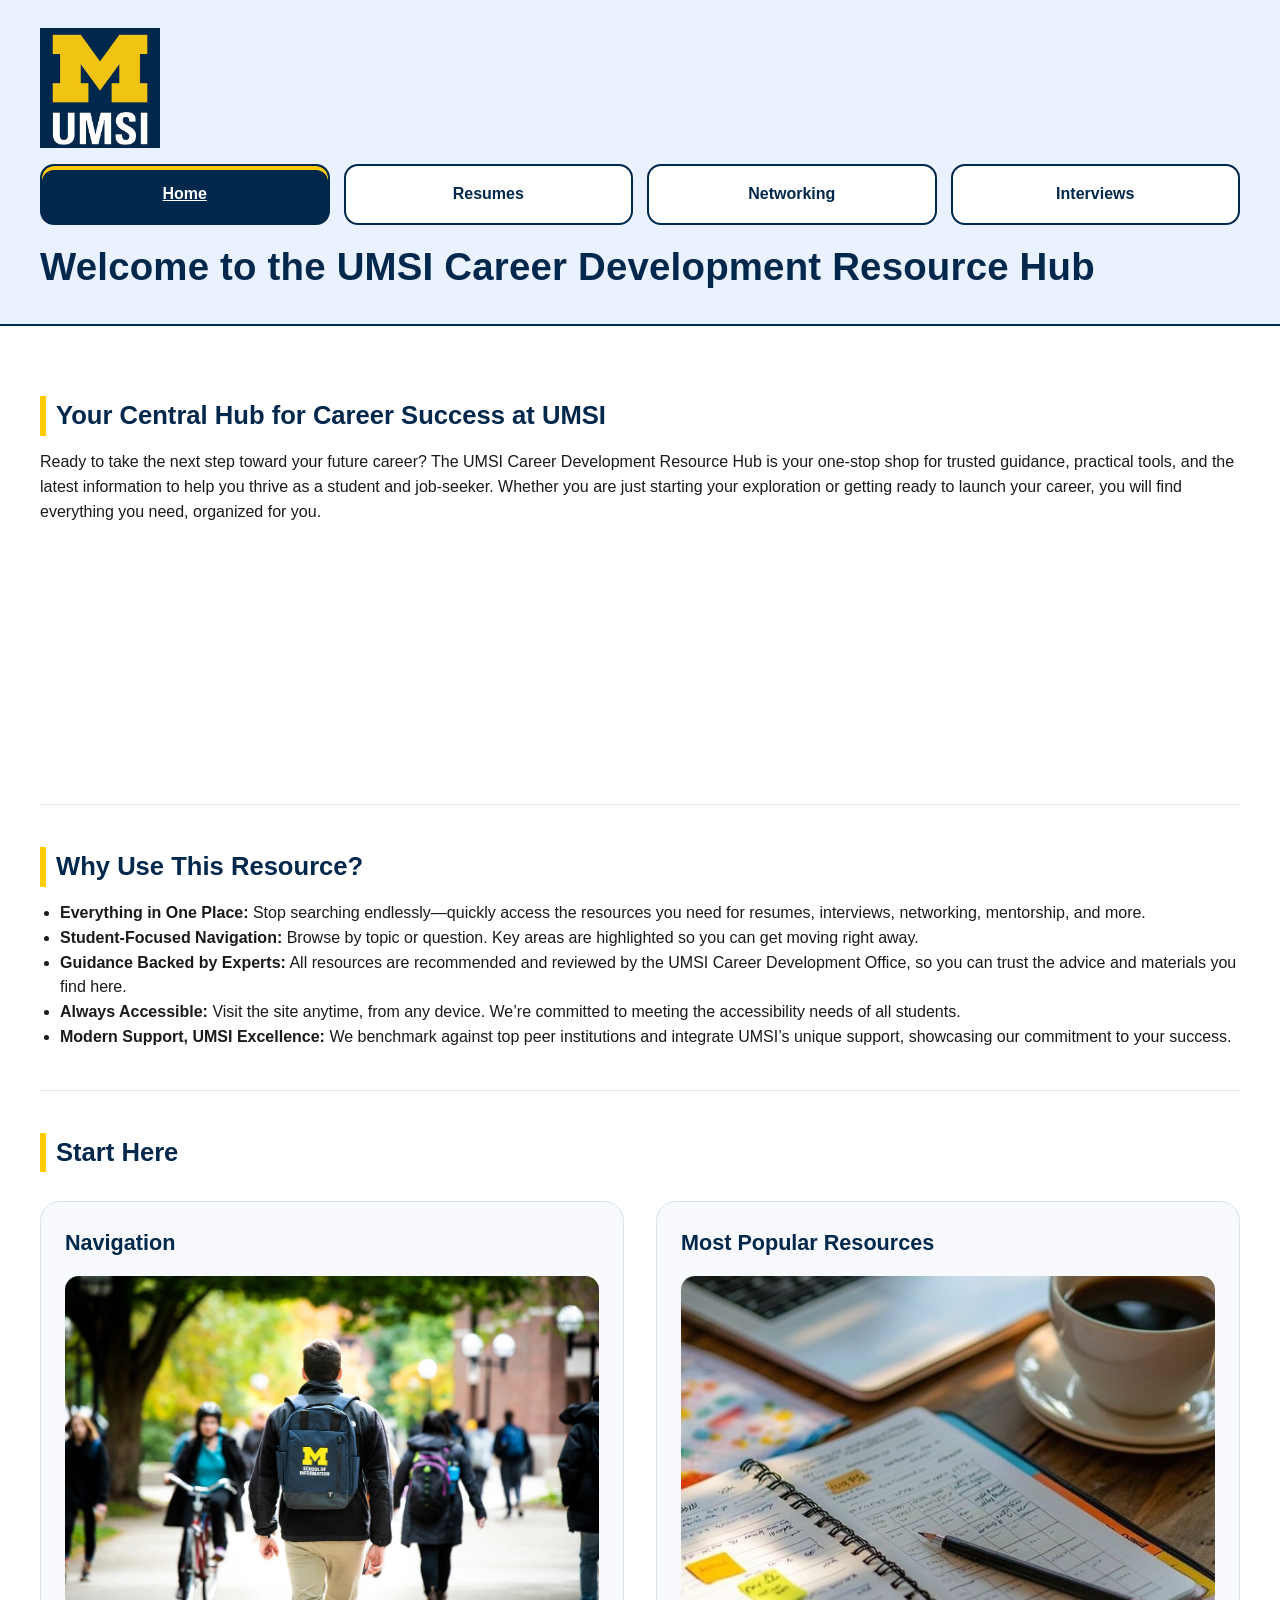
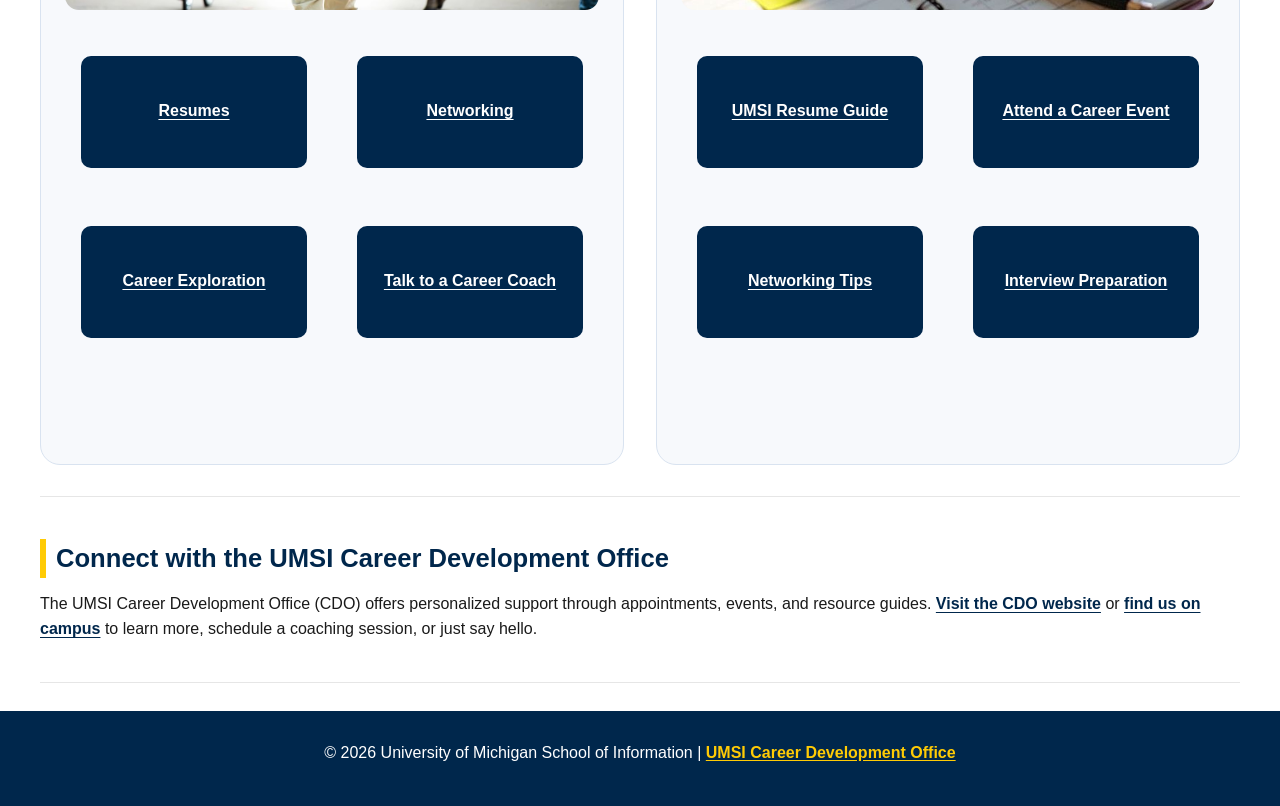
<file: index.html>
<!DOCTYPE html>
<html lang="en">

<head>
  <meta charset="UTF-8">
  <meta name="viewport" content="width=device-width, initial-scale=1.0">
  <link rel="stylesheet" href="css/html5reset.css">
  <link rel="stylesheet" href="css/style.css">
  <title>MSI Career Development Resource Hub</title>
</head>

<body>
  <a class="skip-link" href="#main">Skip to Main Content</a>
  <header>
    <img src="images/UMSI_signature_vertical_informal_solidblue.jpg" alt="UMSI Logo">
    <nav>
      <ul>
        <li class="active"><a href="index.html">Home</a></li>
        <li><a href="resume.html">Resumes</a></li>
        <li><a href="networking.html">Networking</a></li>
        <li><a href="interviews.html">Interviews</a></li>
      </ul>
    </nav>
    <h1>Welcome to the UMSI Career Development Resource Hub</h1>

  </header>
  <main id="main">
    <section>
      <h2>Your Central Hub for Career Success at UMSI</h2>
      <p>
        Ready to take the next step toward your future career? The UMSI Career Development Resource Hub is your one-stop
        shop for trusted guidance, practical tools, and the latest information to help you thrive as a student and
        job-seeker. Whether you are just starting your exploration or getting ready to launch your career, you will find
        everything you need, organized for you.
      </p>
      <iframe width="560" height="315" src="https://www.youtube.com/embed/GSjGeDYJ5Nk?si=qhxJPRTIT___x8hG"
        title="YouTube video player"
        allow="accelerometer; autoplay; clipboard-write; encrypted-media; gyroscope; picture-in-picture; web-share"
        referrerpolicy="strict-origin-when-cross-origin" allowfullscreen></iframe>
    </section>

    <section>
      <h2>Why Use This Resource?</h2>


      <ul>
        <li><strong>Everything in One Place:</strong> Stop searching endlessly—quickly access the resources you need for
          resumes, interviews, networking, mentorship, and more.</li>
        <li><strong>Student-Focused Navigation:</strong> Browse by topic or question. Key areas are highlighted so you
          can get moving right away.</li>
        <li><strong>Guidance Backed by Experts:</strong> All resources are recommended and reviewed by the UMSI Career
          Development Office, so you can trust the advice and materials you find here.</li>
        <li><strong>Always Accessible:</strong> Visit the site anytime, from any device. We’re committed to meeting the
          accessibility needs of all students.</li>
        <li><strong>Modern Support, UMSI Excellence:</strong> We benchmark against top peer institutions and integrate
          UMSI’s unique support, showcasing our commitment to your success.</li>
      </ul>
    </section>
    <section class="homepage-panels">
      <h2>Start Here</h2>
      <div class="start-panel">
        <h3>Navigation</h3>
        <img src="images/UMSI_CampusFall_UMSIBackpack_02.jpg"
          alt="A student wears a UMSI backpack in fall on the drag.">
        <ul class="link-grid">
          <li><a href="resume.html">Resumes</a></li>
          <li><a href="networking.html">Networking</a></li>
          <li><a href="https://umich.instructure.com/courses/137916/pages/attend-an-event">Career Exploration</a></li>
          <li><a href="https://umich.instructure.com/courses/137916/pages/talk-to-a-career-coach">Talk to a Career
              Coach</a></li>
        </ul>
      </div>

      <div class="popular-panel">
        <h3>Most Popular Resources</h3>
        <img src="images/resources-desk.jpg"
          alt="A planner, laptop, and coffee on a desk, representing planning and career preparation resources.">
        <ul class="link-grid">
          <li><a href="https://docs.google.com/document/d/1_1GfDJyVGIgE82MZjVhuWT_aB_2Hcj1NN62FUCXoR_o/edit?tab=t.0"
              target="_blank">UMSI Resume Guide</a></li>
          <li><a href="https://umich.instructure.com/courses/137916/pages/attend-an-event" target="_blank">Attend a
              Career Event</a></li>
          <li><a href="https://docs.google.com/document/d/18HMt79BU8ovGf9z7_P7No5tuwUS6qHNW5u0sgrepLtE/edit?tab=t.0"
              target="_blank">Networking Tips</a></li>
          <li><a
              href="https://docs.google.com/presentation/d/15n-XqsFEntdbkZz89K-ohf7Or1NnCt5CQNDG-6fh2a0/edit?usp=sharing"
              target="_blank">Interview Preparation</a></li>
        </ul>
      </div>
    </section>
    <section>
      <h2>Connect with the UMSI Career Development Office</h2>
      <p>
        The UMSI Career Development Office (CDO) offers personalized support through appointments, events, and resource
        guides. <a href="https://umich.instructure.com/courses/137916" target="_blank">Visit the CDO website</a> or <a
          href="https://www.si.umich.edu/about-umsi/getting-umsi" target="_blank">find us on campus</a> to learn more,
        schedule a coaching session, or just say hello.
      </p>
    </section>

    <!-- Content taken & modified from UMGPT with the prompt, "Write me a webpage of intro content to help meet the following requirements - this is for the home page": and then pasted in the client objectives & project requirements"
        UMGPT. (2025). UMGPT ( GPT-4.1 August 25th version) [Large language model]. -->
  </main>
  <footer>
    <p>&copy; <span id="year"></span> University of Michigan School of Information | <a
        href="https://umich.instructure.com/courses/137916">UMSI Career Development Office</a></p>
  </footer>

  <script>
    document.getElementById("year").textContent = new Date().getFullYear();
  </script>
</body>

</html>
</file>
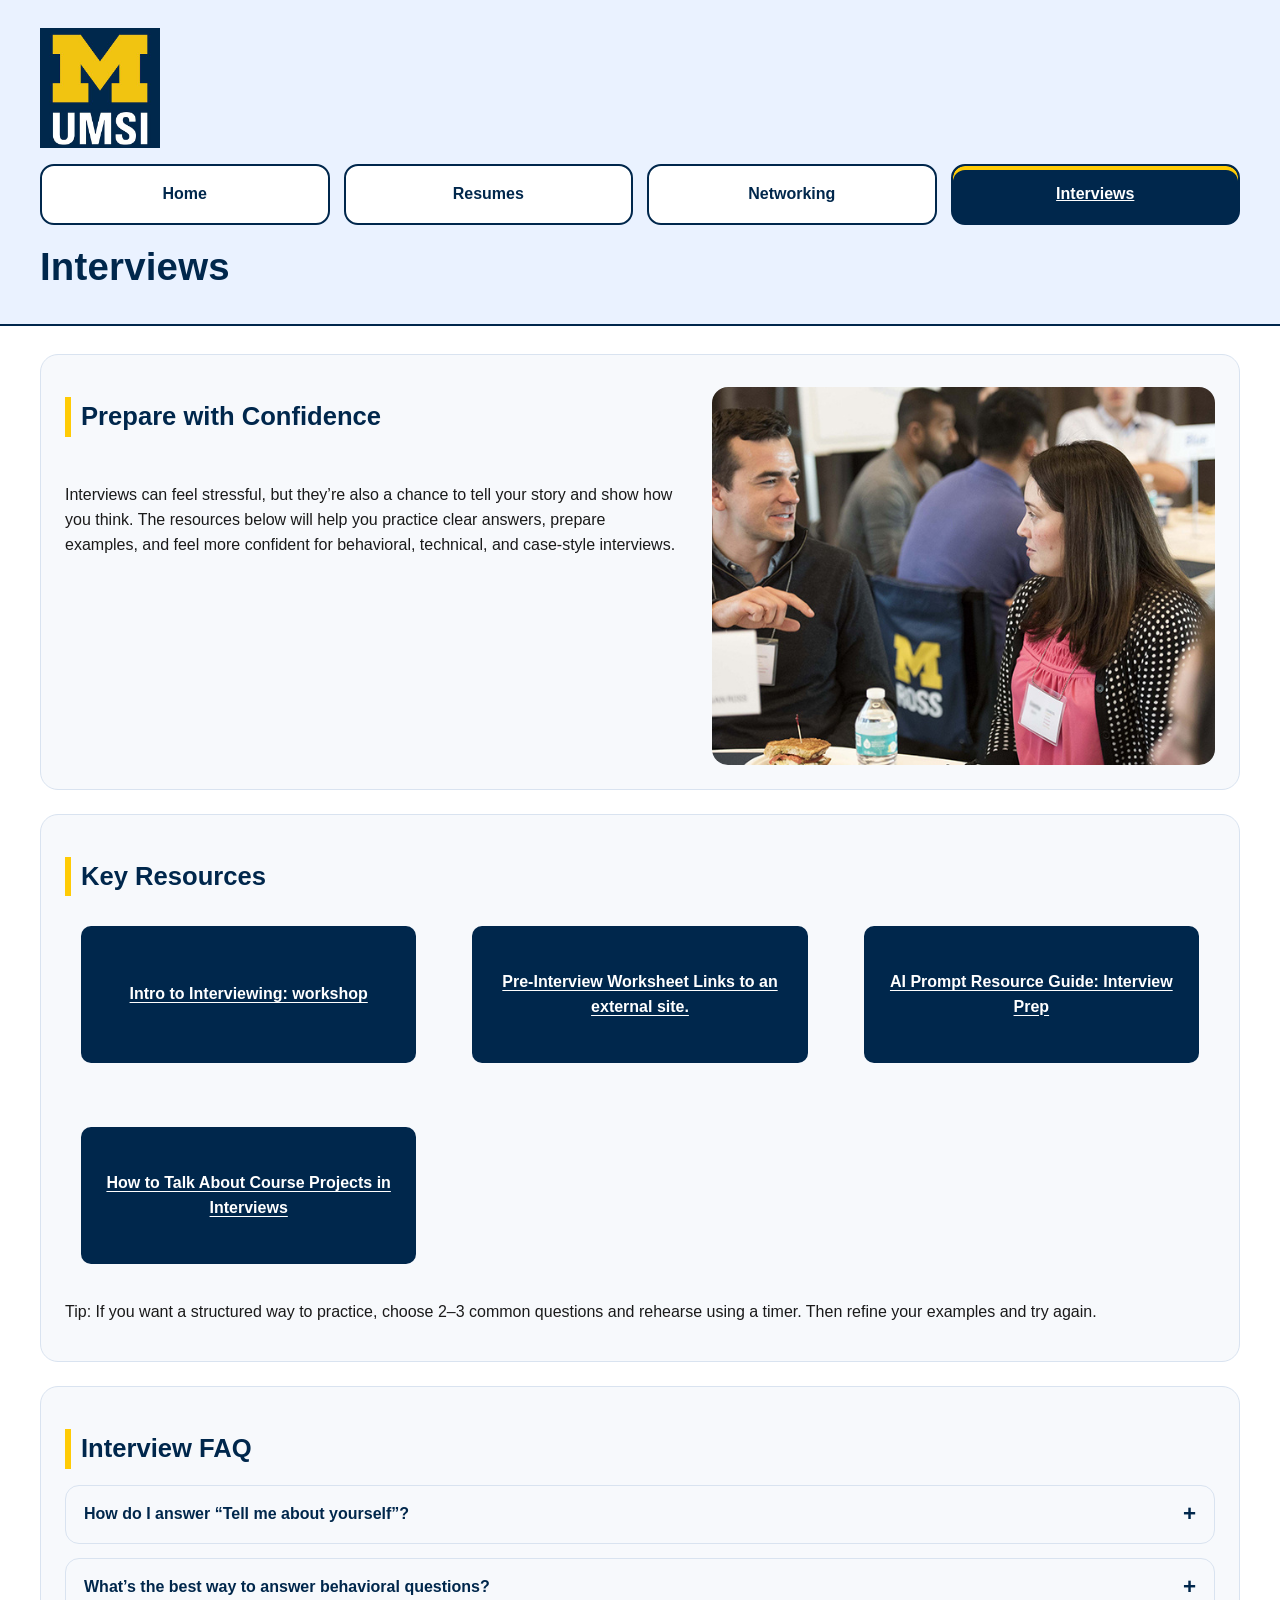
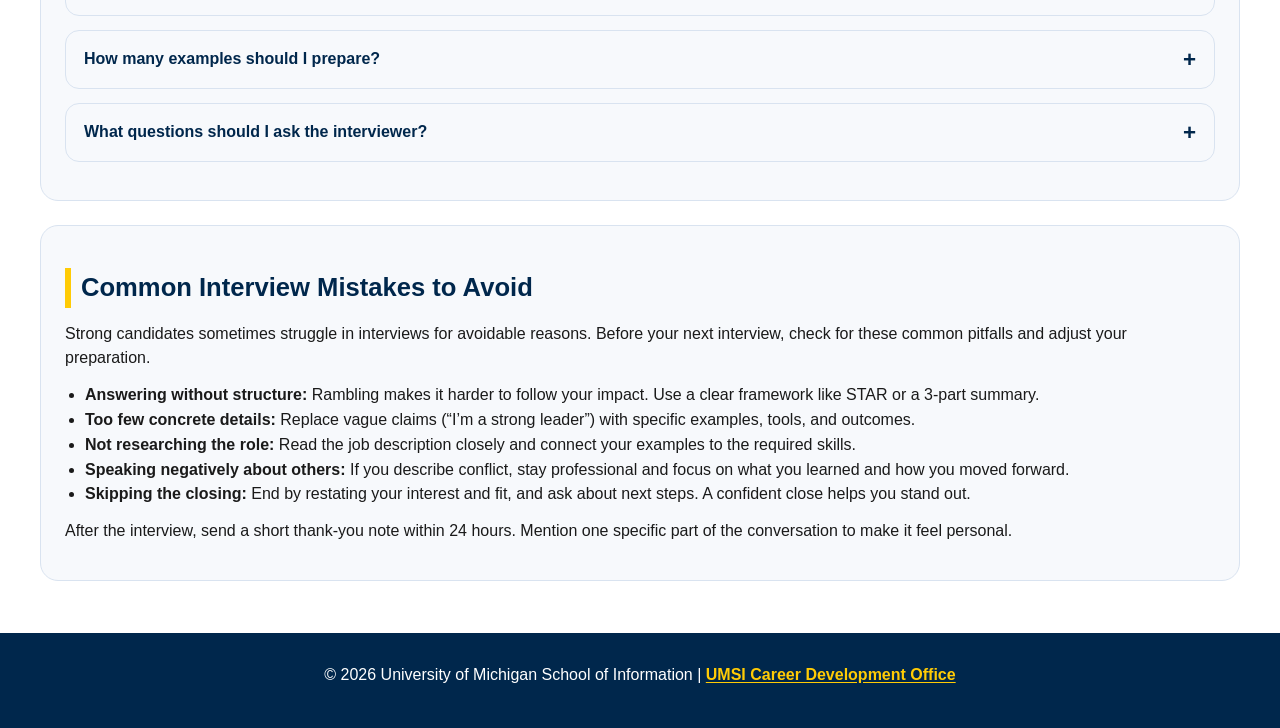
<file: interviews.html>
<!DOCTYPE html>
<html lang="en">

<head>
    <meta charset="UTF-8">
    <meta name="viewport" content="width=device-width, initial-scale=1.0">
    <link rel="stylesheet" href="css/html5reset.css">
    <link rel="stylesheet" href="css/style.css">
    <title>Interviews</title>
</head>

<body>
    <a class="skip-link" href="#main">Skip to Main Content</a>
    <header>
        <img src="images/UMSI_signature_vertical_informal_solidblue.jpg" alt="UMSI Logo">
        <nav>
            <ul>
                <li><a href="index.html">Home</a></li>
                <li><a href="resume.html">Resumes</a></li>
                <li><a href="networking.html">Networking</a></li>
                <li class="active"><a href="interviews.html" aria-current="page">Interviews</a></li>
            </ul>
        </nav>

        <h1>Interviews</h1>
    </header>

    <main id="main" class="resource-page">
        <section>
            <h2>Prepare with Confidence</h2>
            <p>
                Interviews can feel stressful, but they’re also a chance to tell your story and show how you think.
                The resources below will help you practice clear answers, prepare examples, and feel more confident
                for behavioral, technical, and case-style interviews.
            </p>

            <img src="images/interview.jpg" width="500" alt="Student speaking with an interviewer at a career event">
        </section>

        <section>
            <h2>Key Resources</h2>
            <ul class="link-grid">
                <li>
                    <a href="https://docs.google.com/presentation/d/15n-XqsFEntdbkZz89K-ohf7Or1NnCt5CQNDG-6fh2a0/edit?slide=id.g35f391192_04#slide=id.g35f391192_04"
                        target="_blank">
                        Intro to Interviewing: workshop
                    </a>
                </li>
                <li>
                    <a href="https://docs.google.com/document/d/1lqMTo5GGCa-0dabg2LZiW2YWasirj05ymFLrQhkcQ7c/edit#"
                        target="_blank">
                        Pre-Interview Worksheet Links to an external site.
                    </a>
                </li>
                <li>
                    <a href="https://docs.google.com/document/d/1C-rxX5VcjVH7YjMdHil1VMo9ZdSOHmausOcX61dld-g/edit?tab=t.0#heading=h.kck2nwabknyi"
                        target="_blank">
                        AI Prompt Resource Guide: Interview Prep
                    </a>
                </li>
                <li>
                    <a href="https://docs.google.com/presentation/d/1zKegYumYvZG0y5vAWU91py8K_cHfAG3f22DUA2e_H9c/edit?slide=id.g4f2f3da28a_2_0#slide=id.g4f2f3da28a_2_0"
                        target="_blank">
                        How to Talk About Course Projects in Interviews
                    </a>
                </li>
            </ul>

            <p>
                Tip: If you want a structured way to practice, choose 2–3 common questions and rehearse using a timer.
                Then refine your examples and try again.
            </p>
        </section>

        <section>
            <h2>Interview FAQ</h2>

            <div class="faq-list">
                <details>
                    <summary>How do I answer “Tell me about yourself”?</summary>
                    <div class="faq-answer">
                        <p>Keep it short (about 60–90 seconds). Use a simple structure: present (who you are now), past
                            (relevant experience), and future (why this role).</p>
                    </div>
                </details>

                <details>
                    <summary>What’s the best way to answer behavioral questions?</summary>
                    <div class="faq-answer">
                        <p>Use STAR: Situation, Task, Action, Result. Focus on what you did and what changed because of
                            it.</p>
                    </div>
                </details>

                <details>
                    <summary>How many examples should I prepare?</summary>
                    <div class="faq-answer">
                        <p>Aim for 5–7 stories that can flex across questions like teamwork, conflict, leadership,
                            failure, initiative, and impact.</p>
                    </div>
                </details>

                <details>
                    <summary>What questions should I ask the interviewer?</summary>
                    <div class="faq-answer">
                        <p>Ask about the team’s priorities, success metrics, collaboration style, and what a great first
                            90 days looks like.</p>
                    </div>
                </details>
            </div>
        </section>

        <section>
            <h2>Common Interview Mistakes to Avoid</h2>
            <p>
                Strong candidates sometimes struggle in interviews for avoidable reasons. Before your next interview,
                check for these common pitfalls and adjust your preparation.
            </p>

            <ul>
                <li>
                    <strong>Answering without structure:</strong> Rambling makes it harder to follow your impact.
                    Use a clear framework like STAR or a 3-part summary.
                </li>
                <li>
                    <strong>Too few concrete details:</strong> Replace vague claims (“I’m a strong leader”) with
                    specific examples, tools, and outcomes.
                </li>
                <li>
                    <strong>Not researching the role:</strong> Read the job description closely and connect your
                    examples to the required skills.
                </li>
                <li>
                    <strong>Speaking negatively about others:</strong> If you describe conflict, stay professional and
                    focus on what you learned and how you moved forward.
                </li>
                <li>
                    <strong>Skipping the closing:</strong> End by restating your interest and fit, and ask about next
                    steps.
                    A confident close helps you stand out.
                </li>
            </ul>

            <p>
                After the interview, send a short thank-you note within 24 hours. Mention one specific part of the
                conversation to make it feel personal.
            </p>
        </section>

        <!-- Content generated and modified from ChatGPT with the prompt:
"Write an text for a student career development resource website. Include an intro section, key resources, an Interview FAQ, and a Common Interview Mistakes to Avoid section in a clear, student-friendly tone."
ChatGPT. (2026). ChatGPT (GPT-5.2) [Large language model]. -->

    </main>
    <footer>
        <p>&copy; <span id="year"></span> University of Michigan School of Information | <a
                href="https://umich.instructure.com/courses/137916">UMSI Career Development Office</a></p>
    </footer>

    <script>
        document.getElementById("year").textContent = new Date().getFullYear();
    </script>
</body>

</html>
</file>
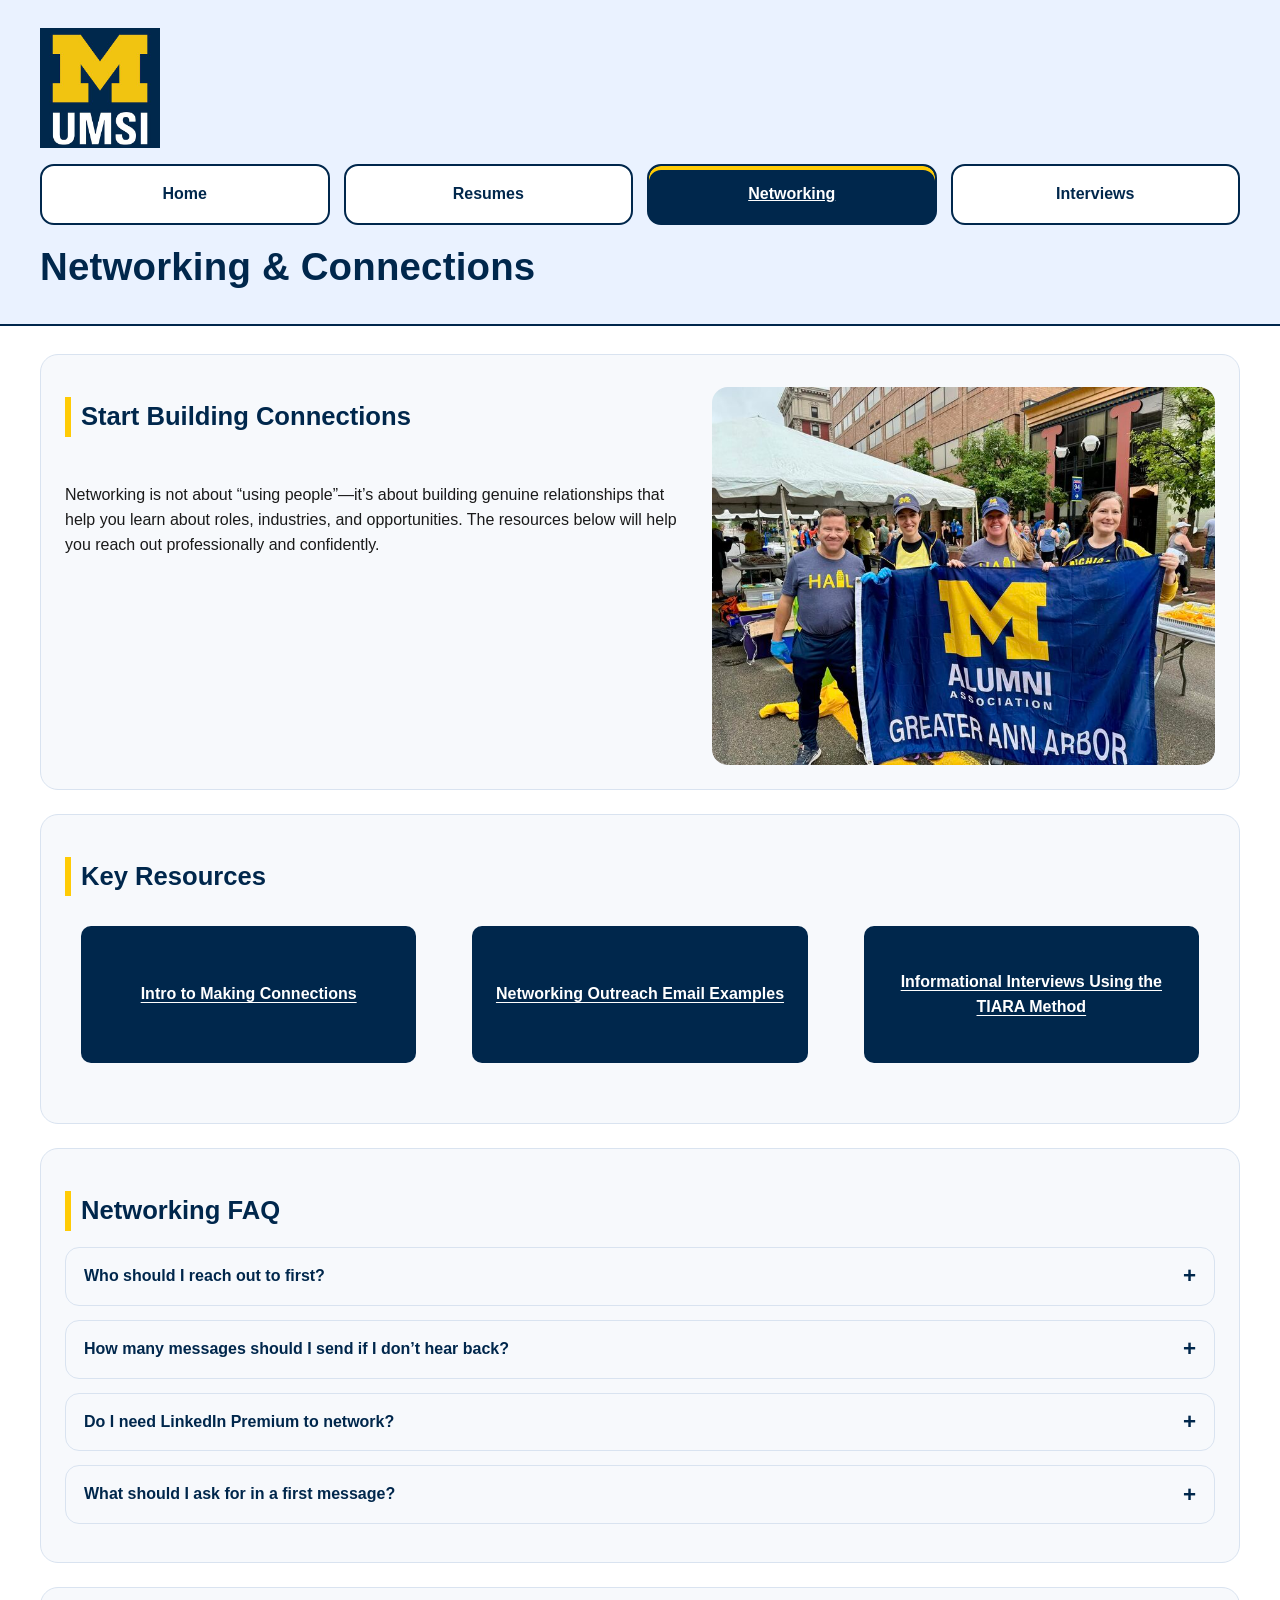
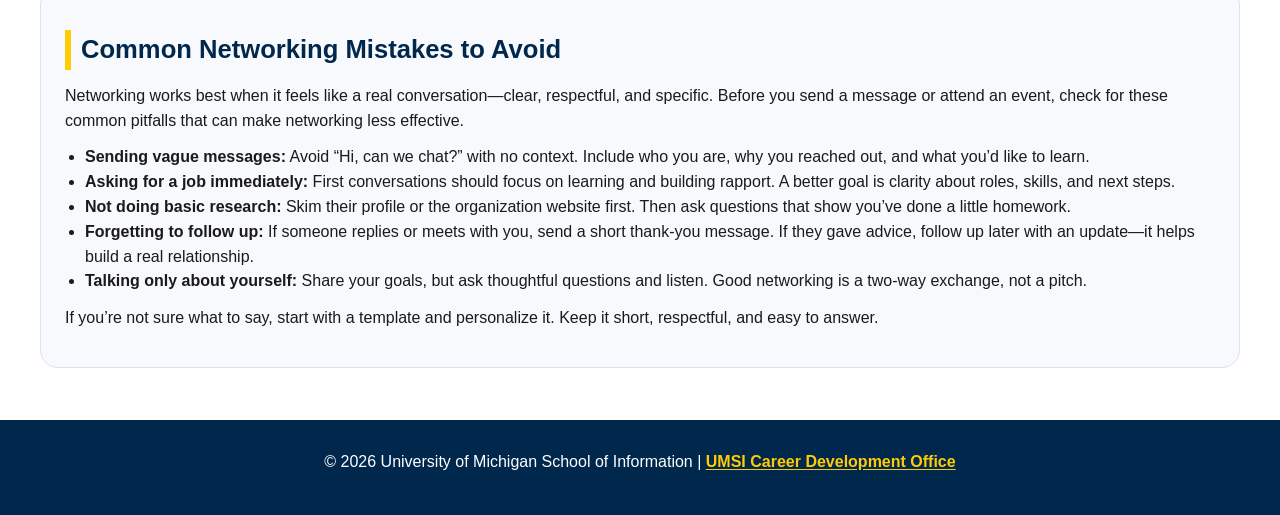
<file: networking.html>
<!DOCTYPE html>
<html lang="en">

<head>
    <meta charset="UTF-8">
    <meta name="viewport" content="width=device-width, initial-scale=1.0">
    <link rel="stylesheet" href="css/html5reset.css">
    <link rel="stylesheet" href="css/style.css">
    <title>Networking</title>
</head>

<body>
    <a class="skip-link" href="#main">Skip to Main Content</a>
    <header>
        <img src="images/UMSI_signature_vertical_informal_solidblue.jpg" alt="UMSI Logo">
        <nav>
            <ul>
                <li><a href="index.html">Home</a></li>
                <li><a href="resume.html">Resumes</a></li>
                <li class="active"><a href="networking.html" aria-current="page">Networking</a></li>
                <li><a href="interviews.html">Interviews</a></li>
            </ul>
        </nav>
        <h1>Networking & Connections</h1>

    </header>
    <main id="main" class="resource-page">
        <section>
            <h2>Start Building Connections</h2>
            <p>
                Networking is not about “using people”—it’s about building genuine relationships that help you learn
                about roles,
                industries, and opportunities. The resources below will help you reach out professionally and
                confidently.
            </p>
            <img src="images/networking.jpeg" width="500"
                alt="Four alumni holding a Michigan Alumni Association banner at a networking event">
        </section>

        <section>
            <h2>Key Resources</h2>
            <ul class="link-grid">
                <li>
                    <a href="https://docs.google.com/presentation/d/1R6azi49e7vd3ubRtdm33qG6Aq3bLBDBue7blM6pv49I/edit?usp=sharing"
                        target="_blank">
                        Intro to Making Connections
                    </a>
                </li>
                <li>
                    <a href="https://docs.google.com/document/d/1cwq2KtdKQbO-tICHKUyKRA3QY4_3VJ8NLC2kwPBY4dI/edit?usp=sharing"
                        target="_blank">
                        Networking Outreach Email Examples
                    </a>
                </li>
                <li>
                    <a href="https://docs.google.com/presentation/d/1QR0UA8V4d_hjHuayVbzF5_bx8d_8m3Ohvx9e5SiBodg/edit?usp=sharing"
                        target="_blank">
                        Informational Interviews Using the TIARA Method
                    </a>
                </li>
            </ul>
        </section>

        <section>
            <h2>Networking FAQ</h2>

            <div class="faq-list">
                <details>
                    <summary>Who should I reach out to first?</summary>
                    <div class="faq-answer">
                        <p>Begin with low-pressure contacts: classmates, alumni, student org members, or people who
                            share a role you’re interested in. A small shared connection can make the first outreach
                            feel easier.</p>
                    </div>
                </details>

                <details>
                    <summary>How many messages should I send if I don’t hear back?</summary>
                    <div class="faq-answer">
                        <p>One follow-up is enough. Wait about 5–7 days, send a brief and friendly follow-up, then move
                            on if there’s no response.</p>
                    </div>
                </details>

                <details>
                    <summary>Do I need LinkedIn Premium to network?</summary>
                    <div class="faq-answer">
                        <p>No. A clear profile, a thoughtful message, and consistent effort matter more than paid
                            features. You can also network through events, student groups, and alumni communities.</p>
                    </div>
                </details>

                <details>
                    <summary>What should I ask for in a first message?</summary>
                    <div class="faq-answer">
                        <p>Avoid asking for a job. Ask for a short chat (15–20 minutes) or a few questions about their
                            role, team, or career path. This keeps the request reasonable and respectful.</p>
                    </div>
                </details>
            </div>
        </section>

        <section>
            <h2>Common Networking Mistakes to Avoid</h2>
            <p>
                Networking works best when it feels like a real conversation—clear, respectful, and specific.
                Before you send a message or attend an event, check for these common pitfalls that can make networking
                less effective.
            </p>

            <ul>
                <li>
                    <strong>Sending vague messages:</strong> Avoid “Hi, can we chat?” with no context.
                    Include who you are, why you reached out, and what you’d like to learn.
                </li>
                <li>
                    <strong>Asking for a job immediately:</strong> First conversations should focus on learning and
                    building rapport.
                    A better goal is clarity about roles, skills, and next steps.
                </li>
                <li>
                    <strong>Not doing basic research:</strong> Skim their profile or the organization website first.
                    Then ask questions that show you’ve done a little homework.
                </li>
                <li>
                    <strong>Forgetting to follow up:</strong> If someone replies or meets with you, send a short
                    thank-you message.
                    If they gave advice, follow up later with an update—it helps build a real relationship.
                </li>
                <li>
                    <strong>Talking only about yourself:</strong> Share your goals, but ask thoughtful questions and
                    listen.
                    Good networking is a two-way exchange, not a pitch.
                </li>
            </ul>

            <p>
                If you’re not sure what to say, start with a template and personalize it.
                Keep it short, respectful, and easy to answer.
            </p>
        </section>

        <!-- Content generated and modified from ChatGPT with the prompt:
"Write a Networking & Connections FAQ section and a Common Networking Mistakes to Avoid section for a student career development resource website, in a clear and student-friendly tone."
ChatGPT. (2026). ChatGPT (GPT-5.2) [Large language model]. -->

    </main>
    <footer>
        <p>&copy; <span id="year"></span> University of Michigan School of Information | <a
                href="https://umich.instructure.com/courses/137916">UMSI Career Development Office</a></p>
    </footer>

    <script>
        document.getElementById("year").textContent = new Date().getFullYear();
    </script>
</body>

</html>
</file>
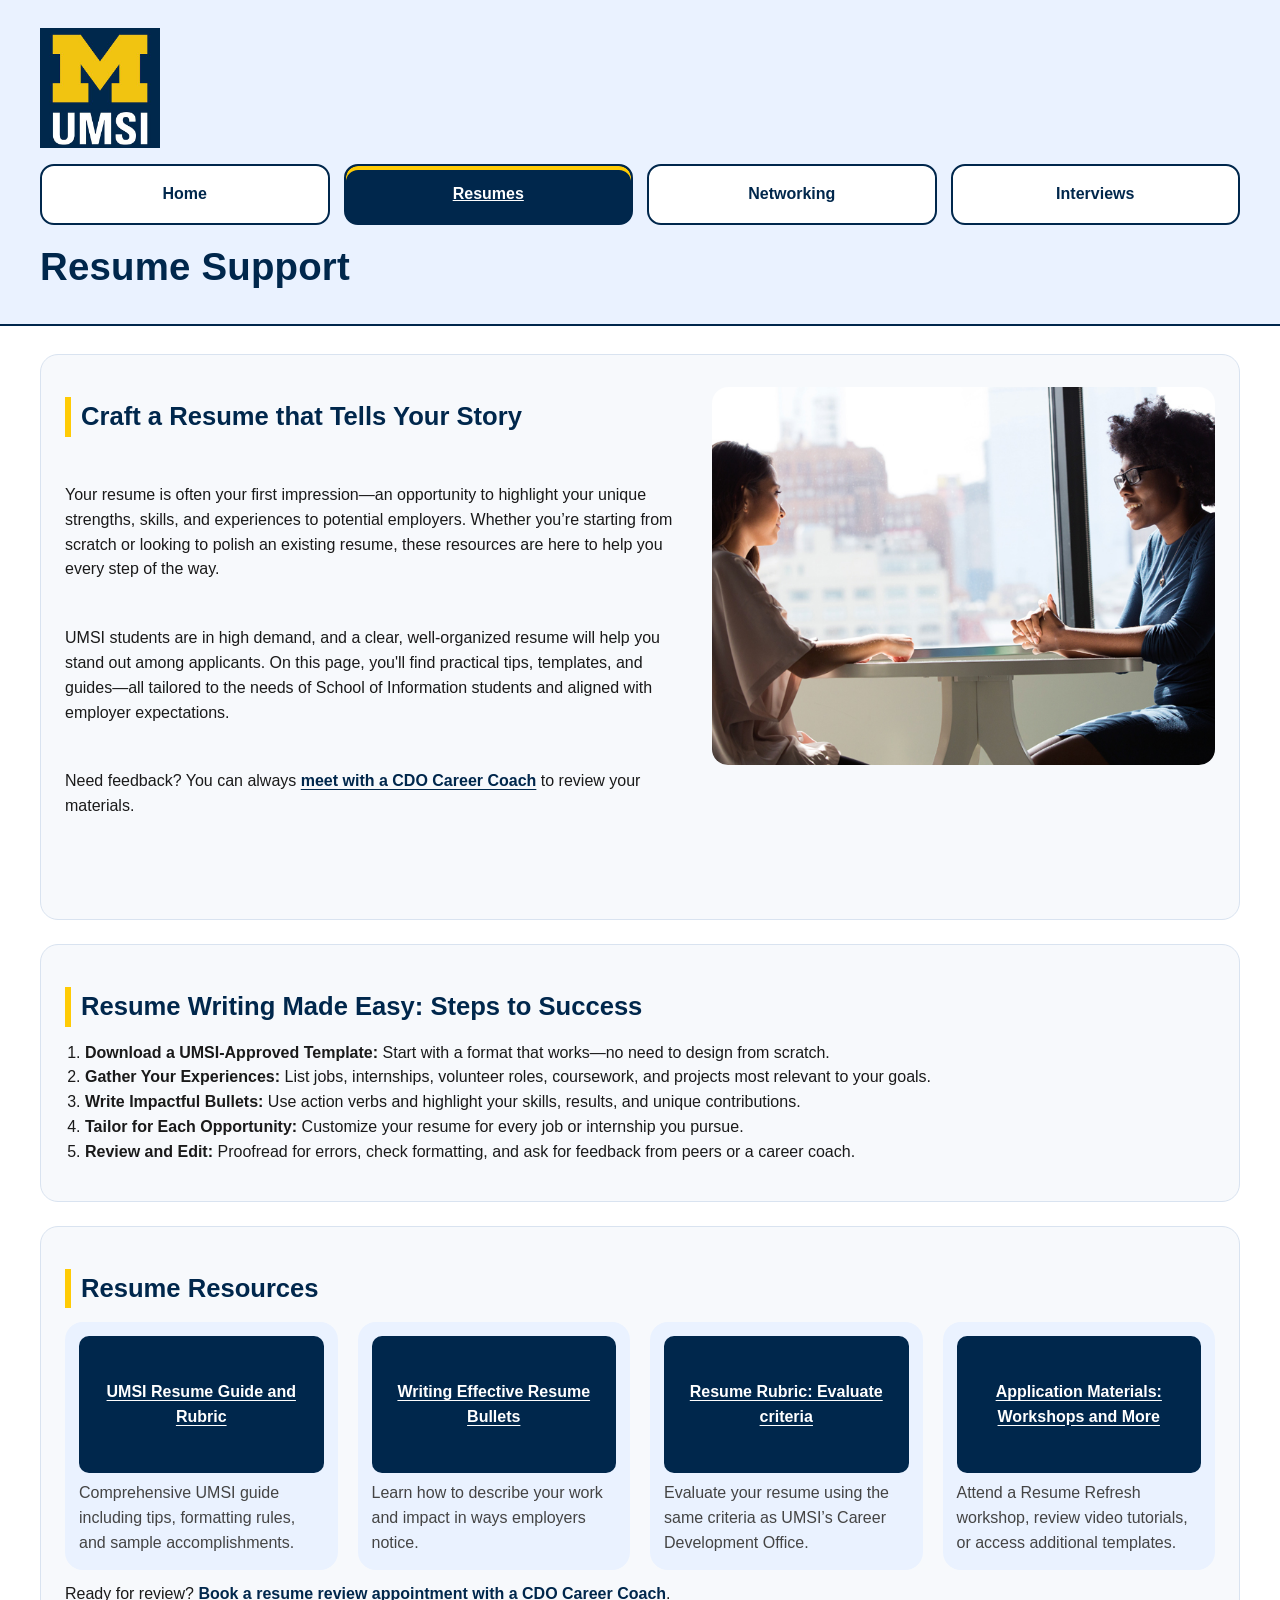
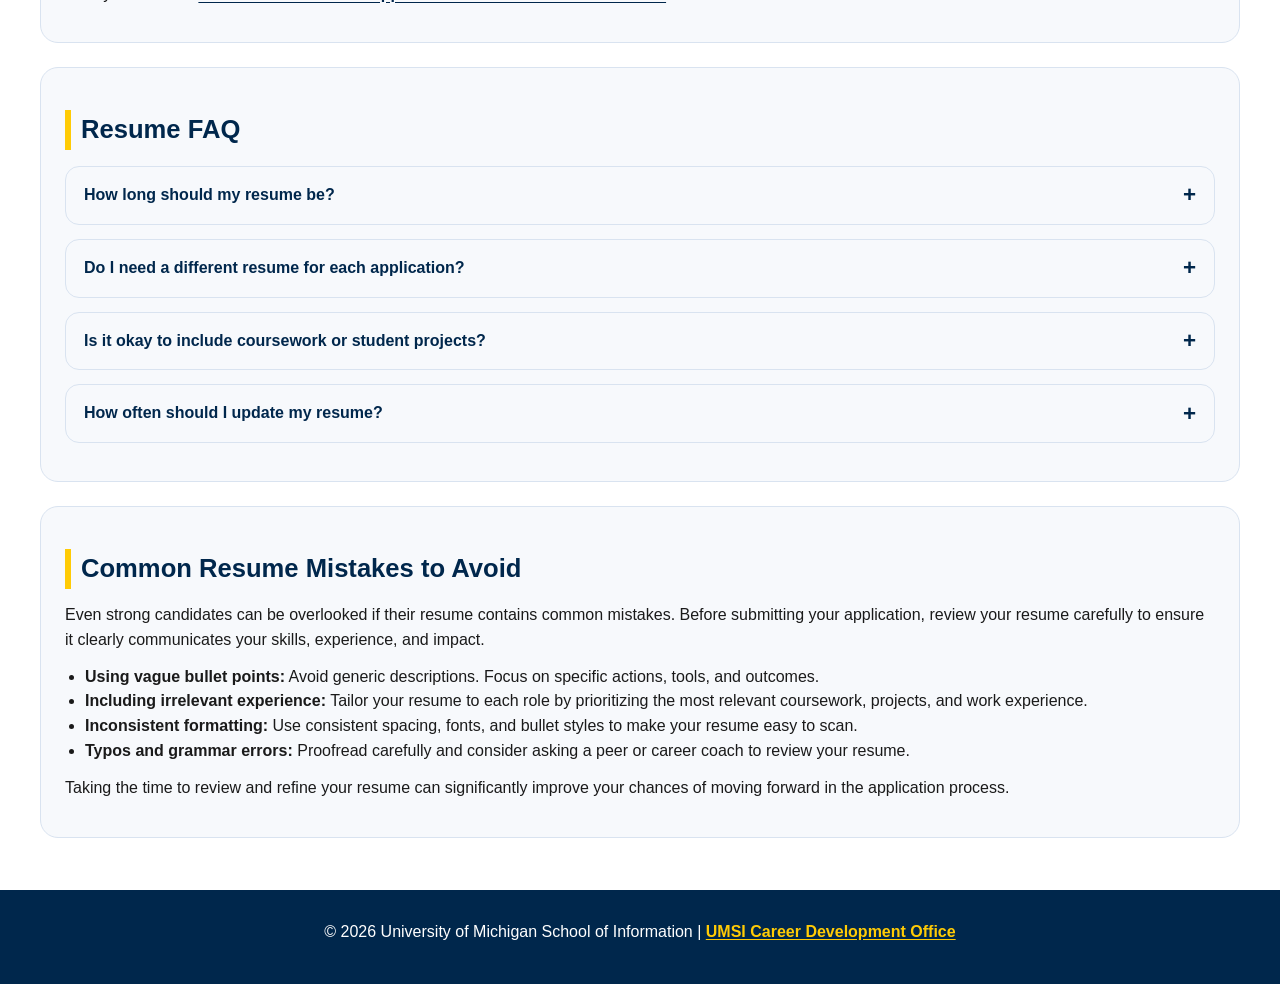
<file: resume.html>
<!DOCTYPE html>
<html lang="en">

<head>
  <meta charset="UTF-8">
  <meta name="viewport" content="width=device-width, initial-scale=1.0">
  <link rel="stylesheet" href="css/html5reset.css">
  <link rel="stylesheet" href="css/style.css">
  <title>Resumes</title>
</head>

<body>
  <a class="skip-link" href="#main">Skip to Main Content</a>
  <header>
    <img src="images/UMSI_signature_vertical_informal_solidblue.jpg" alt="UMSI Logo">
    <nav>
      <ul>
        <li><a href="index.html">Home</a></li>
        <li class="active"><a href="resume.html" aria-current="page">Resumes</a></li>
        <li><a href="networking.html">Networking</a></li>
        <li><a href="interviews.html">Interviews</a></li>
      </ul>
    </nav>
    <h1>Resume Support</h1>

  </header>
  <main id="main" class="resource-page">

    <section>
      <h2>Craft a Resume that Tells Your Story</h2>
      <p>
        Your resume is often your first impression—an opportunity to highlight your unique strengths, skills, and
        experiences to potential employers. Whether you’re starting from scratch or looking to polish an existing
        resume, these resources are here to help you every step of the way.
      </p>
      <p>
        UMSI students are in high demand, and a clear, well-organized resume will help you stand out among applicants.
        On this page, you'll find practical tips, templates, and guides—all tailored to the needs of School of
        Information students and aligned with employer expectations.
      </p>
      <p>
        Need feedback? You can always <a
          href="https://umich.instructure.com/courses/137916/pages/talk-to-a-career-coach" target="_blank">meet with a
          CDO Career Coach</a> to review your materials.
      </p>
      <img src="images/resume.jpg" width="500"
        alt="A female professor is discussing with a female student about how to revise the resume.">
    </section>

    <section>
      <h2>Resume Writing Made Easy: Steps to Success</h2>
      <ol>
        <li><strong>Download a UMSI-Approved Template:</strong> Start with a format that works—no need to design from
          scratch.</li>
        <li><strong>Gather Your Experiences:</strong> List jobs, internships, volunteer roles, coursework, and projects
          most relevant to your goals.</li>
        <li><strong>Write Impactful Bullets:</strong> Use action verbs and highlight your skills, results, and unique
          contributions.</li>
        <li><strong>Tailor for Each Opportunity:</strong> Customize your resume for every job or internship you pursue.
        </li>
        <li><strong>Review and Edit:</strong> Proofread for errors, check formatting, and ask for feedback from peers or
          a career coach.</li>
      </ol>
    </section>

    <section class="cards-section">
      <h2>Resume Resources</h2>
      <ul class="link-grid">
        <li>
          <a href="https://docs.google.com/document/d/1_1GfDJyVGIgE82MZjVhuWT_aB_2Hcj1NN62FUCXoR_o/edit?tab=t.0"
            target="_blank">
            UMSI Resume Guide and Rubric
          </a>
          <p>Comprehensive UMSI guide including tips, formatting rules, and sample accomplishments.</p>
        </li>
        <li>
          <a href="https://docs.google.com/document/d/1-EVZYH_Fic4mfLVGOXyHTSeRwBWmmi2WHSgGDLGGPEs/edit?tab=t.0"
            target="_blank">
            Writing Effective Resume Bullets
          </a>
          <p>Learn how to describe your work and impact in ways employers notice.</p>
        </li>
        <li>
          <a href="https://docs.google.com/document/d/1vJMfgw9nwpHN9Sy0L0RP0aNBbaDSsiLPc2vy-doac6s/edit?tab=t.0"
            target="_blank">
            Resume Rubric: Evaluate criteria
          </a>
          <p>Evaluate your resume using the same criteria as UMSI’s Career Development Office.</p>
        </li>
        <li>
          <a href="https://docs.google.com/document/d/1vJMfgw9nwpHN9Sy0L0RP0aNBbaDSsiLPc2vy-doac6s/edit?tab=t.0"
            target="_blank">
            Application Materials: Workshops and More
          </a>
          <p>Attend a Resume Refresh workshop, review video tutorials, or access additional templates.</p>
        </li>
      </ul>
      <p>
        Ready for review? <a href="https://umich.instructure.com/courses/137916/pages/talk-to-a-career-coach"
          target="_blank">Book a resume review appointment with a CDO Career Coach</a>.
      </p>
    </section>

    <section>
      <h2>Resume FAQ</h2>

      <div class="faq-list">
        <details>
          <summary>How long should my resume be?</summary>
          <div class="faq-answer">
            <p>For most UMSI students and new grads, one page is best. More experienced professionals may require two
              pages.</p>
          </div>
        </details>

        <details>
          <summary>Do I need a different resume for each application?</summary>
          <div class="faq-answer">
            <p>It’s wise to tailor your resume to the requirements and keywords of each opportunity.</p>
          </div>
        </details>

        <details>
          <summary>Is it okay to include coursework or student projects?</summary>
          <div class="faq-answer">
            <p>Absolutely! UMSI coursework and projects are valued by employers, especially if they show relevant skills
              and impact.</p>
          </div>
        </details>

        <details>
          <summary>How often should I update my resume?</summary>
          <div class="faq-answer">
            <p>Update your resume every semester, after major projects, or whenever you gain a new role or
              responsibility.</p>
          </div>
        </details>
      </div>
    </section>
    <!-- Content taken & modified from UMGPT with the prompt, "for the same content write me some intro content and resources for a resume page" - this was after I had asked for content for the home page.
        UMGPT. (2025). UMGPT (GPT-4.1 August 25th version) [Large language model]. -->

    <section>
      <h2>Common Resume Mistakes to Avoid</h2>
      <p>
        Even strong candidates can be overlooked if their resume contains common mistakes. Before submitting your
        application,
        review your resume carefully to ensure it clearly communicates your skills, experience, and impact.
      </p>

      <ul>
        <li>
          <strong>Using vague bullet points:</strong> Avoid generic descriptions. Focus on specific actions, tools, and
          outcomes.
        </li>
        <li>
          <strong>Including irrelevant experience:</strong> Tailor your resume to each role by prioritizing the most
          relevant
          coursework, projects, and work experience.
        </li>
        <li>
          <strong>Inconsistent formatting:</strong> Use consistent spacing, fonts, and bullet styles to make your resume
          easy
          to scan.
        </li>
        <li>
          <strong>Typos and grammar errors:</strong> Proofread carefully and consider asking a peer or career coach to
          review
          your resume.
        </li>
      </ul>

      <p>
        Taking the time to review and refine your resume can significantly improve your chances of moving forward in the
        application process.
      </p>
    </section>

    <!-- Content generated and modified from ChatGPT with the prompt:
"Write an additional section for a student resume support page focused on common resume mistakes and best practices."
ChatGPT. (2026). ChatGPT (GPT-5.2) [Large language model]. -->
  </main>
  <footer>
    <p>&copy; <span id="year"></span> University of Michigan School of Information | <a
        href="https://umich.instructure.com/courses/137916">UMSI Career Development Office</a></p>
  </footer>

  <script>
    document.getElementById("year").textContent = new Date().getFullYear();
  </script>

</body>

</html>
</file>
<file: css/style.css>
body {
    font-family: "Trebuchet MS", Verdana, sans-serif;
    background: #ffffff;
    color: #1a1a1a;
    line-height: 1.55;
    margin: 0;
}

main a {
    color: #00274C;
    text-decoration: underline;
    text-underline-offset: 3px;
    font-weight: 700;
}

header,
main,
footer {
    padding: 14px 16px;
}

img,
iframe {
    max-width: 100%;
    height: auto;
    display: block;
}


iframe {
    width: 100%;
    height: 240px;
    border: 0;
}


.skip-link,
.skip {
    position: absolute;
    left: 0px;
    top: -100px;
    background: #00274c;
    color: #ffffff;
    padding: 10px 12px;
    text-decoration: none;
    border-radius: 10px;
    border: 2px solid #FFCB05;
    z-index: 999;
}

.skip-link:focus,
.skip:focus {
    top: 10px;
}


header {
    background: #EAF2FF;
    border-bottom: 2px solid #00274C;
}

header img {
    width: 96px;
    margin: 0 0 10px 0;
}

h1 {
    margin: 6px 0 0 0;
    font-size: x-large;
    color: #00274C;
    letter-spacing: 0.2px;
}

/* Navigation */
nav ul {
    list-style: none;
    padding: 0;
    margin: 12px 0 0 0;

    display: grid;
    grid-template-columns: 1fr 1fr;
    gap: 10px;
}

nav a {
    display: block;
    padding: 14px 12px;
    text-decoration: none;
    font-weight: 700;


    background: #ffffff;
    color: #00274C;
    border: 2px solid #00274C;
    border-radius: 14px;
}


nav li.active a {
    background: #00274C;
    color: #ffffff;
    text-decoration: underline;
    border-color: #00274C;
    box-shadow: inset 0 4px 0 #FFCB05;
}


nav a:focus {
    outline: 3px solid #FFCB05;
    outline-offset: 2px;
}


main {
    background: #ffffff;
}

h2 {
    margin: 18px 0 10px 0;
    font-size: 20px;
    color: #00274C;
}


h2 {
    padding-left: 10px;
    border-left: 6px solid #FFCB05;
}

p,
ul,
ol {
    margin: 0 0 12px 0;
}

section {
    padding: 12px 0 16px 0;
    border-bottom: 1px solid #e6e6e6;
}


section>ul,
section>ol {
    padding-left: 20px;
}

.link-grid {
    list-style: none;
    padding: 0;
    display: grid;
    grid-template-columns: 1fr 1fr;
    gap: 20px;
    margin-top: 12px;
}

.link-grid li {
    border-radius: 16px;
    padding: 16px;
}

.link-grid a {
    display: block;
    padding: 16px;
    border-radius: 10px;
    background-color: #00274C;
    font-weight: bold;
    color: #ffffff;
    margin-bottom: 8px;
    min-height: 105px;
    display: flex;
    align-items: center;
    justify-content: center;
    text-align: center;
}

.link-grid p {
    margin: 0;
    color: #444;
}

.link-grid a:focus,
.link-grid a:hover {
    outline: 3px solid #FFCB05;
    outline-offset: 2px;
}




.cards-section .link-grid {
    list-style: none;
    padding: 0;
    display: grid;
    grid-template-columns: 1fr 1fr;
    gap: 20px;
    margin-top: 12px;
}

.cards-section .link-grid li {
    background: #EAF2FF;
    border-radius: 18px;
    padding: 14px;
}

.cards-section .link-grid a {
    display: block;
    padding: 16px;
    border-radius: 10px;
    background-color: #00274C;
    font-weight: bold;
    color: #ffffff;
    margin-bottom: 8px;
    min-height: 105px;
    display: flex;
    align-items: center;
    justify-content: center;
    text-align: center;
}

.cards-section .link-grid p {
    margin: 0;
    color: #444;
}

.cards-section .link-grid a:hover {
    outline: 3px solid #FFCB05;
    outline-offset: 2px;
}




.grid {
    display: grid;
    grid-template-columns: 1fr 1fr;
    gap: 12px;
    margin-top: 12px;
}

.grid a {
    display: block;
    padding: 14px;
    border: 1px solid #d7d7d7;
    border-radius: 14px;
    text-decoration: none;
    color: #00274C;
    font-weight: 700;
    background: #ffffff;
}

.grid a:focus {
    outline: 3px solid #FFCB05;
    outline-offset: 2px;
}

a:focus {
    outline: 3px solid #FFCB05;
    outline-offset: 2px;
}

footer {
    background: #00274c;
    border-top: 2px solid #00274C;
    color: #ffffff;
    text-align: center;
    padding: 16px;
}

footer a {
    color: #ffcb05;
    font-weight: 700;
    text-decoration: underline;
    text-underline-offset: 2px;
}

.homepage-panels .start-panel,
.homepage-panels .popular-panel {
    margin-top: 16px;
}

.homepage-panels .start-panel img {
    width: 100%;
    aspect-ratio: 16 / 10;
    object-fit: cover;
    border-radius: 14px;
    margin-bottom: 18px;
}

.homepage-panels .start-panel img,
.homepage-panels .popular-panel img {
    width: 100%;
    aspect-ratio: 16 / 10;
    object-fit: cover;
    border-radius: 14px;
    margin-bottom: 18px;
}

.homepage-panels h3 {
    font-size: 1.35rem;
    color: #00274C;
    margin-bottom: 16px;
}

.homepage-panels .start-panel .link-grid,
.homepage-panels .popular-panel .link-grid {
    grid-template-columns: 1fr 1fr;
    gap: 18px;
}

.homepage-panels .start-panel .link-grid a,
.homepage-panels .popular-panel .link-grid a {
    min-height: 84px;
    padding: 14px;
}

.error-page {
    padding-top: 24px;
    padding-bottom: 32px;
}

.error-card {
    background: #f7f9fc;
    border: 1px solid #d9e3f0;
    border-radius: 20px;
    padding: 24px;
}

.error-card p {
    max-width: 70ch;
}

.error-card .link-grid {
    margin-top: 20px;
}

.faq-list {
    margin-top: 16px;
}

.faq-list details {
    background: #f7f9fc;
    border: 1px solid #d9e3f0;
    border-radius: 14px;
    padding: 0;
    margin-bottom: 14px;
    overflow: hidden;
}

/* I asked chatgpt to learn how to do this effect */
.faq-list summary {
    cursor: pointer;
    list-style: none;
    font-weight: 700;
    color: #00274C;
    padding: 16px 18px;
    position: relative;
}

.faq-list summary::-webkit-details-marker {
    display: none;
}

.faq-list summary::after {
    content: "+";
    position: absolute;
    right: 18px;
    top: 50%;
    transform: translateY(-50%);
    font-size: 1.4rem;
    font-weight: 700;
}

.faq-list details[open] summary::after {
    content: "−";
}

.faq-list .faq-answer {
    padding: 0 18px 18px 18px;
    color: #1a1a1a;
}

.faq-list .faq-answer p {
    margin: 0;
}

.faq-list summary:focus,
.faq-list summary:focus-visible {
    outline: 3px solid #FFCB05;
    outline-offset: 3px;
    background: #EAF2FF;
    border-radius: 12px;
}

.faq-list details:focus-within {
    border-color: #00274C;
}

@media screen and (min-width: 1024px) {

    header,
    main,
    footer {
        padding: 28px 40px;
    }

    main {
        max-width: 1200px;
        margin: 0 auto;
    }

    header img {
        width: 120px;
        margin-bottom: 16px;
    }

    h1 {
        font-size: 2.4rem;
        margin-top: 12px;
    }

    h2 {
        font-size: 1.6rem;
        margin-bottom: 14px;
    }

    nav ul {
        grid-template-columns: repeat(4, minmax(0, 1fr));
        gap: 14px;
        width: 100%;
        max-width: 1200px;
        margin: 16px auto 0 auto;
    }

    nav a {
        text-align: center;
        padding: 16px 14px;
    }

    section {
        padding: 24px 0 28px 0;
    }

    .link-grid {
        grid-template-columns: repeat(3, 1fr);
        gap: 24px;
    }

    .cards-section .link-grid {
        grid-template-columns: repeat(4, 1fr);
    }

    section img,
    section iframe {
        border-radius: 16px;
    }

    .homepage-panels {
        display: grid;
        grid-template-columns: 1fr 1fr;
        gap: 32px;
        align-items: center;
        padding-bottom: 64px;
    }

    .homepage-panels>h2 {
        grid-column: 1 / -1;
    }

    .homepage-panels .start-panel,
    .homepage-panels .popular-panel {
        background: #f7f9fc;
        border: 1px solid #d9e3f0;
        padding: 24px;
        border-radius: 20px;
        display: flex;
        flex-direction: column;
        height: 100%;
    }

    .resource-page>section {
        border-bottom: none;
        background: #f7f9fc;
        border: 1px solid #d9e3f0;
        border-radius: 18px;
        padding: 24px;
        margin-bottom: 24px;
    }

    .resource-page>section:first-child {
        display: grid;
        grid-template-columns: 1.1fr 0.9fr;
        gap: 32px;
        align-items: start;
    }

    .resource-page>section:first-child h2,
    .resource-page>section:first-child p {
        grid-column: 1;
    }

    .resource-page>section:first-child img {
        grid-column: 2;
        grid-row: 1 / span 6;
        width: 100%;
        aspect-ratio: 4 / 3;
        object-fit: cover;
        border-radius: 16px;
        margin-top: 8px;
    }

    .error-card {
        max-width: 900px;
        margin: 0 auto;
    }

}
</file>
